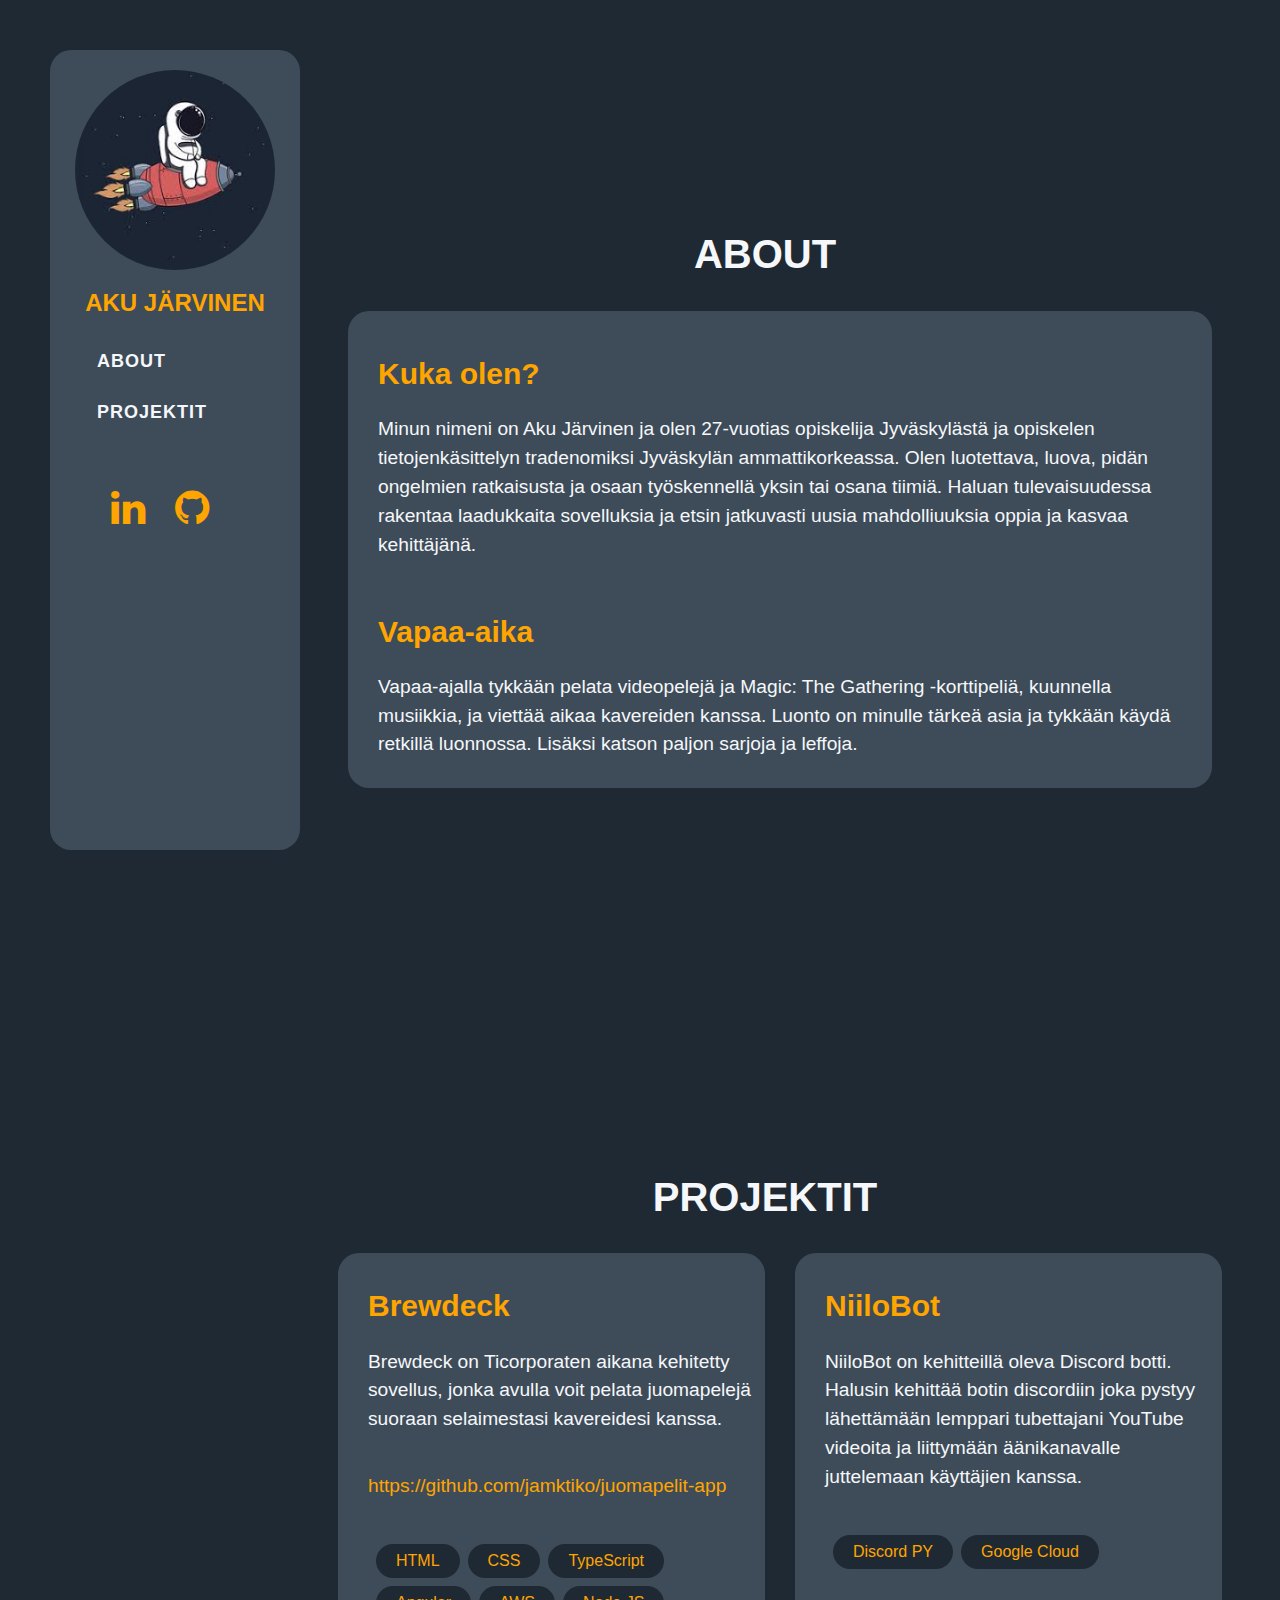
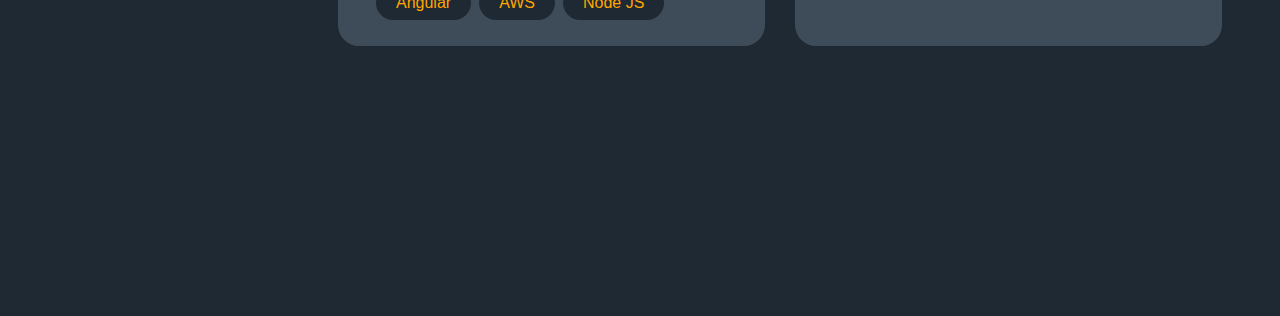
<file: index.html>
<!DOCTYPE html>
<html lang="en">
  <head>
    <meta charset="UTF-8" />
    <meta http-equiv="X-UA-Compatible" content="IE=edge" />
    <meta name="viewport" content="width=device-width, initial-scale=1.0" />
    <link rel="stylesheet" href="styles.css" />
    <link
      rel="stylesheet"
      href="https://cdnjs.cloudflare.com/ajax/libs/font-awesome/4.7.0/css/font-awesome.min.css"
    />
    <title>Aku Järvinen</title>
  </head>
  <body>
    <main id="main">
      <div id="left-content">
        <div id="profile">
          <img src="assets/profilepicture.jpg" alt="profiilikuva" />
          <h2>Aku Järvinen</h2>
          <nav id="menu">
            <ul>
              <li><a id="btn-intro" href="#introduction">About</a></li>
              <li><a id="btn-project" href="#projects">Projektit</a></li>
            </ul>
          </nav>
          <nav id="icons">
            <a
              href="https://www.linkedin.com/in/aku-j%C3%A4rvinen-23538a1b7/"
              class="fa fa-linkedin"
            ></a>
            <a href="https://github.com/Akunen" class="fa fa-github"></a>
          </nav>
        </div>
      </div>
      <div id="right-content">
        <div id="introduction">
          <h1>About</h1>
          <div id="section-column">
            <div id="section-text-column">
              <h2>Kuka olen?</h2>
              <p>
                Minun nimeni on Aku Järvinen ja olen 27-vuotias opiskelija Jyväskylästä
                ja opiskelen tietojenkäsittelyn tradenomiksi Jyväskylän ammattikorkeassa.
                Olen luotettava, luova, pidän ongelmien ratkaisusta ja osaan työskennellä yksin tai osana tiimiä.
                Haluan tulevaisuudessa rakentaa laadukkaita sovelluksia ja etsin jatkuvasti uusia mahdolliuuksia
                oppia ja kasvaa kehittäjänä.
              </p>
              <h2>Vapaa-aika</h2>
              <p>
                Vapaa-ajalla tykkään pelata videopelejä ja Magic: The Gathering -korttipeliä, kuunnella musiikkia, ja viettää aikaa kavereiden kanssa.
                Luonto on minulle tärkeä asia ja tykkään käydä retkillä luonnossa. Lisäksi katson paljon sarjoja ja leffoja.
              </p>
            </div>
          </div>
        </div>
        <div id="projects">
          <h1>Projektit</h1>
          <div id="section-row">
            <div id="section-text">
              <h2>Brewdeck</h2>
              <p>
                Brewdeck on Ticorporaten aikana kehitetty sovellus, jonka avulla
                voit pelata juomapelejä suoraan selaimestasi kavereidesi kanssa.
              </p>
              <p>
                <a href="https://github.com/jamktiko/juomapelit-app"
                  >https://github.com/jamktiko/juomapelit-app</a
                >
              </p>

              <div class="section-technology">
                <ul class="tech-tags">
                  <li class="tag">HTML</li>
                  <li class="tag">CSS</li>
                  <li class="tag">TypeScript</li>
                  <li class="tag">Angular</li>
                  <li class="tag">AWS</li>
                  <li class="tag">Node JS</li>
                </ul>
              </div>
            </div>
            <div id="section-text">
              <h2>NiiloBot</h2>
              <p>
                NiiloBot on kehitteillä oleva Discord botti. Halusin kehittää botin discordiin
                joka pystyy lähettämään lemppari tubettajani YouTube videoita ja liittymään äänikanavalle
                juttelemaan käyttäjien kanssa.
              </p>
              <div class="section-technology">
                <ul class="tech-tags">
                  <li class="tag">Discord PY</li>
                  <li class="tag">Google Cloud</li>
                </ul>
              </div>
            </div>
          </div>
        </div>
      </div>
    </main>
  </body>
</html>
</file>
<file: styles.css>
body {
  font-family: sans-serif;

  line-height: 1.5;
  background-color: #1f2933;
}

p {
  color: #f5f7fa;
  font-size: 1.2em;
}

h1 {
  color: #f5f7fa;
}

h2 {
  color: #f5f7fa;
}

li {
  color: #f5f7fa;
}

#main {
  display: flex;
  margin-left: 250px;
}

/*ASIDE STYLING*/
#left-content {
  width: 250px;
  position: fixed;
  top: 50px;
  left: 50px;
  height: calc(100% - 125px);
  padding-bottom: 25px;
  background-color: #3e4c59;
  border-radius: 21px;
}

#profile {
  width: 200px;
  display: flex;
  flex-direction: column;
  margin: 0 auto;
}

#profile img {
  width: 100%;
  margin-top: 20px;
  border-radius: 50%;
}

#profile h2 {
  text-align: center;
  padding: bottom 15px;
  color: orange;
  text-transform: uppercase;
  text-align: center;
  margin: 15px 0;
}

#menu {
  display: block;
}

#menu ul {
  list-style: none;
  padding: 0;
  margin: 0;
}

#menu li {
  display: flex;
}

#menu li a {
  display: flex;
  justify-content: center;
  position: relative;
  margin-right: 5px;
  padding: 10px 20px;
  text-decoration: none;
  color: #f5f7fa;
  text-transform: uppercase;
  font-size: 18px;
  font-weight: 600;
  letter-spacing: 1px;
  border: 2px solid transparent;
}

#menu li a:hover {
  background-color: #1f2933;
  border-radius: 21px;
}

#menu li a:active {
  text-decoration: none;
}

#menu li a:visited {
  text-decoration: none;
}

#menu li a:link {
  text-decoration: none;
}

#icons {
  display: flex;
  justify-content: center;
  align-items: center;
  margin: 50px 0;
}

#icons a {
  font-size: 40px;
  color: orange;
  text-decoration: none;
  margin-right: 30px;
}

#icons a:hover {
  color: #f5f7fa;
}

#icons a:active {
  text-decoration: none;
}

#icons a:visited {
  text-decoration: none;
}

#icons a:link {
  text-decoration: none;
}

/*MAIN CONTENT STYLING*/
#right-content {
  width: calc(100% - 50px);
  height: calc(100% - 125px);
  padding: 50px;
}
#introduction {
  min-height: 100vh;
  height: auto;
  width: 100%;
  position: relative;
  display: flex;
  flex-direction: column;
  justify-content: center;
  align-items: center;
  flex-wrap: wrap;
}

#introduction h1 {
  font-size: 40px;
  text-align: center;
  text-transform: uppercase;
}

#education {
  min-height: 100vh;
  height: auto;
  width: 100%;
  position: relative;
  display: flex;
  flex-direction: column;
  justify-content: center;
  align-items: center;
  flex-wrap: wrap;
}

#education h1 {
  font-size: 40px;
  text-align: center;
  text-transform: uppercase;
}

#projects {
  min-height: 100vh;
  height: auto;
  width: 100%;
  position: relative;
  display: flex;
  flex-direction: column;
  justify-content: center;
  align-items: center;
  flex-wrap: wrap;
}

#projects h1 {
  font-size: 40px;
  text-align: center;
  text-transform: uppercase;
}

#section-row {
  justify-content: space-between;
  flex-direction: row;
  display: flex;
  width: 100%;
}

#section-column {
  justify-content: center;
  align-items: center;
  display: flex;
  width: 100%;
}

#section-text-column {
  width: calc(100% - 70px);
  margin: 0 0 30px 30px;
  display: flex;
  flex-direction: column;
  background-color: #3e4c59;
  padding: 10px;
  border-radius: 21px;
}

#section-text-column h2 {
  display: flex;
  flex-direction: column;
  margin: 30px 0 0 20px;
  color: orange;
  font-size: 30px;
}

#section-text-column h3 {
  display: flex;
  flex-direction: column;
  margin: 20px 0 0 20px;
  color: orange;
  font-size: 1.7em;
}

#section-text-column p {
  text-align: left;
  padding: 0 20px 0 20px;

}

#section-text-column a {
  text-decoration: none;
  text-align: left;
  color: orange;
}

#section-text-column a:hover {
  color: #f5f7fa;
}

#section-text-column a:visited {
  text-decoration: none;
}

#section-text {
  width: calc(60% - 70px);
  margin: 0 0 30px 30px;
  display: flex;
  flex-direction: column;
  background-color: #3e4c59;
  padding: 10px;
  border-radius: 21px;
}

#section-text h2 {
  display: flex;
  flex-direction: column;
  margin: 20px 0 0 20px;
  color: orange;
  font-size: 30px;
}

#section-text p {
  text-align: left;
  padding: 0 0 0 20px;

}

#section-text p a {
  text-decoration: none;
  text-align: left;
  color: orange;
}

#section-text p a:hover {
  color: #f5f7fa;

}

#section-text p a:active {
  text-decoration: none;
}

#section-text p a:visited {
  text-decoration: none;
}


.tech-tags {
  list-style: none;
  padding: 0;
  display: inline-flex;
  flex-direction: row;
  flex-wrap: wrap;
  margin-left: 20px;
}

.tag {
padding: 5px 20px;
border-radius: 21px;
display: flex;
justify-content: center;
align-items: center;
background-color: #1f2933;
margin: 8px 0 0 8px;
color: orange;
}

/* TICORPORATE STYLING */

.ticorporate {
  height: auto;
  width: 100%;
  position: relative;
  display: flex;
  flex-direction: column;
  justify-content: center;
  align-items: center;
  flex-wrap: wrap;
  margin-top: 100px;
}

.ticorporate h1{

    font-size: 35px;
    text-align: center;
    text-transform: uppercase;

}

#brewdeck-text {
  display: flex;
}

#brewdeck-text-picture {
  width: 100%;
  margin-right: 30px;
  margin-bottom: 15px;
  padding: 0 0 20px 20px;

}


.koodi-text {
  display: flex;
  flex-direction: column;
  justify-content: center;
  align-items: center;
}

.koodi-text img {
  margin-top: 15px;  
  width: 90%;
}

.koodi-text p {
  text-align: left;
  padding: 0 20px 0 20px;
}
.koodi {
  background-color: #1f2933;
  padding: 20px;
  width: 90%;
  border-radius: 21px;
}

.koodi code {
  color: #f5f7fa;
  font-size: 1em;
}
</file>
